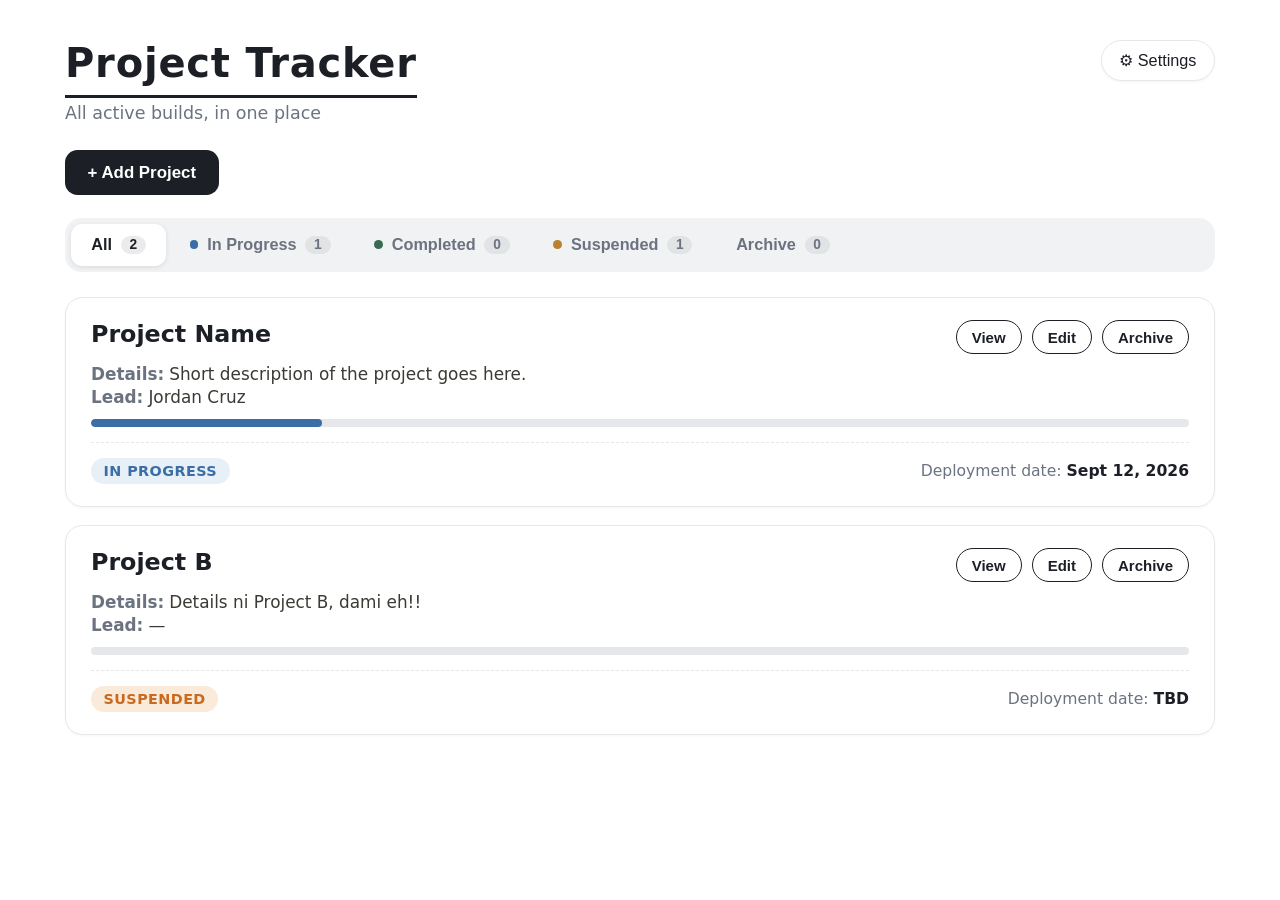
<file: index.html>
<!DOCTYPE html>
<html lang="en">
<head>
<meta charset="UTF-8">
<meta name="viewport" content="width=device-width, initial-scale=1.0">
<title>Project Tracker</title>
<link rel="stylesheet" href="style.css">
</head>
<body>
<div class="wrap">

  <!-- ===================== HOME SCREEN ===================== -->
  <div class="screen active" id="screen-home">
    <header>
      <div>
        <h1>Project Tracker</h1>
        <p class="subtitle">All active builds, in one place</p>
      </div>
      <div class="settings-wrap">
        <button class="settings-btn" id="settings-btn">⚙ Settings</button>
      </div>
    </header>

    <div class="action-row">
      <button class="btn btn-primary" id="add-project-btn">+ Add Project</button>
    </div>

    <div class="home-tabs" id="home-tabs"></div>

    <div id="project-card-list"></div>
  </div>

  <!-- ===================== PROJECT DETAIL SCREEN ===================== -->
  <div class="screen" id="screen-detail">
    <button class="btn-ghost" id="back-to-home">← Back to projects</button>

    <div class="archived-banner" id="archived-banner" style="display:none;">
      🗄 This project is archived — read-only. <button class="link-btn" id="restore-from-detail-btn">↩ Restore</button>
    </div>

    <div class="detail-header">
      <div class="detail-header-left">
        <div class="detail-title" id="detail-title">Project Name</div>
        <p class="detail-details" id="detail-details">Project description</p>
        <p class="detail-sub" id="detail-sub">Lead • Status</p>
      </div>
      <div class="detail-header-right">
        <div class="detail-rate">
          <span class="detail-rate-value" id="detail-rate-value">0%</span>
          <span class="detail-meta-label">Overall Progress</span>
        </div>
        <div class="detail-launch">
          <span class="detail-launch-value" id="detail-launch-value">—</span>
          <span class="detail-meta-label">Deployment Date</span>
        </div>
      </div>
    </div>

    <div class="tab-bar">
      <div class="tab active" data-tab="task">Task</div>
      <div class="tab" data-tab="dashboard">Dashboard</div>
      <div class="tab" data-tab="calendar">Calendar</div>
    </div>

    <!-- TASK PANEL -->
    <div class="panel active" id="panel-task">
      <div class="task-panel-head">
        <button class="btn btn-primary" id="add-task-btn">+ Add Task</button>
      </div>
      <div id="task-groups"></div>
    </div>

    <!-- DASHBOARD PANEL -->
    <div class="panel" id="panel-dashboard">
      <div id="dashboard-content"></div>
    </div>

    <!-- CALENDAR PANEL -->
    <div class="panel" id="panel-calendar">
      <div class="dash-block">
        <div class="cal-nav">
          <button class="cal-nav-btn" id="cal-prev">‹</button>
          <span class="cal-month-label" id="cal-month-label"></span>
          <button class="cal-nav-btn" id="cal-next">›</button>
        </div>
        <div class="cal-legend">
          <span><span class="legend-swatch swatch-inprogress"></span>In Progress</span>
          <span><span class="legend-swatch swatch-completed"></span>Completed</span>
          <span><span class="legend-swatch swatch-overdue"></span>Overdue</span>
        </div>
        <div class="cal-grid" id="cal-grid"></div>
      </div>
    </div>
  </div>

</div>

<!-- ===================== TASK MODAL ===================== -->
<div class="modal-overlay" id="task-modal-overlay">
  <div class="modal">
    <div class="modal-top">
      <h3 class="modal-top-title" id="modal-title">New Task</h3>
    </div>

    <div class="modal-body">
      <div class="field">
        <label>Task Name<span class="req">*</span></label>
        <input type="text" id="f-name" placeholder="e.g. Draft wireframes" autocomplete="off">
      </div>

      <div class="field-row">
        <div class="field">
          <label>Priority<span class="req">*</span></label>
          <select id="f-priority">
            <option value="high">High</option>
            <option value="medium" selected>Medium</option>
            <option value="low">Low</option>
          </select>
        </div>
        <div class="field">
          <label>Category<span class="req">*</span></label>
          <select id="f-category">
            <!-- options are generated from categoryMeta in script.js so the emoji here always matches the rest of the app -->
          </select>
        </div>
      </div>

      <hr class="divider">

      <div class="field">
        <label>Assigned To</label>
        <input type="text" id="f-assignee" placeholder="Name" autocomplete="off">
      </div>

      <div class="field-row">
        <div class="field">
          <label>Start Date</label>
          <input type="date" id="f-start">
        </div>
        <div class="field">
          <label>Deadline</label>
          <input type="date" id="f-deadline">
        </div>
        <div class="field">
          <label>Repeat</label>
          <select id="f-repeat">
            <option value="none" selected>None</option>
            <option value="daily">Daily</option>
            <option value="weekly">Weekly</option>
            <option value="monthly">Monthly</option>
          </select>
        </div>
      </div>

      <div class="field" id="repeat-until-wrap" style="display:none;">
        <label id="repeat-until-label">Repeat Until</label>
        <input type="date" id="f-repeat-until">
        <p class="field-hint" id="repeat-until-hint"></p>
      </div>

      <div class="field-row">
        <div class="field">
          <label>Status</label>
          <select id="f-status">
            <option value="inprogress" selected>In Progress</option>
            <option value="completed">Completed</option>
          </select>
        </div>
        <div class="field">
          <label>Progress (<span id="f-progress-val">0</span>%)</label>
          <div class="progress-track" style="margin-top:8px;"><div class="progress-fill" id="f-progress-bar-fill" style="width:0%"></div></div>
        </div>
      </div>

      <hr class="divider">

      <div class="subtask-block">
        <div class="subtask-header">+ Subtasks</div>
        <div class="subtask-body">
          <div id="subtask-list"></div>
          <div class="empty-note" id="subtask-empty">No subtask</div>
          <button class="add-line-btn" id="add-subtask-btn">+ Add Subtask</button>
        </div>
      </div>

      <div class="field">
        <label>Remarks</label>
        <ul class="remarks-log" id="remarks-log"></ul>
        <div class="empty-note" id="remarks-empty">No remarks yet</div>
        <div class="remarks-add-row">
          <input type="text" id="f-remarks-new" placeholder="Add a remark..." autocomplete="off">
          <button class="btn btn-outline" id="add-remark-btn" type="button">+ Add</button>
        </div>
      </div>
    </div>

    <div class="modal-footer">
      <div class="modal-footer-right">
        <button class="btn btn-cancel" id="modal-cancel-btn">Cancel</button>
        <button class="btn btn-submit" id="modal-submit-btn">Submit</button>
      </div>
    </div>
  </div>
</div>

<div class="modal-overlay" id="project-modal-overlay">
  <div class="modal">
    <div class="modal-top">
      <h3 class="modal-top-title" id="pm-title">New Project</h3>
      <div class="modal-top-actions" id="pm-edit-actions" style="display:none;">
        <button class="link-btn" id="pm-archive-btn">🗄 Archive</button>
        <button class="link-btn danger" id="pm-delete-btn"><svg class="trash-icon" viewBox="0 0 24 24" width="14" height="14" fill="none" stroke="currentColor" stroke-width="2" stroke-linecap="round" stroke-linejoin="round"><path d="M4 7h16"/><path d="M9 7V4a1 1 0 0 1 1-1h4a1 1 0 0 1 1 1v3"/><path d="M6 7l1 12a2 2 0 0 0 2 2h6a2 2 0 0 0 2-2l1-12"/><path d="M10 11v6"/><path d="M14 11v6"/></svg> Delete</button>
      </div>
    </div>

    <div class="modal-body">
      <div class="field">
        <label>Project Name<span class="req">*</span></label>
        <input type="text" id="pm-name" placeholder="e.g. Website Redesign" autocomplete="off">
      </div>

      <div class="field">
        <label>Details</label>
        <textarea id="pm-details" placeholder="Short description of the project"></textarea>
      </div>

      <div class="field-row">
        <div class="field">
          <label>Lead</label>
          <input type="text" id="pm-lead" placeholder="Name" autocomplete="off">
        </div>
        <div class="field">
          <label>Deployment Date</label>
          <input type="date" id="pm-launch">
        </div>
      </div>

      <div class="field">
        <label>Status</label>
        <select id="pm-status">
          <option value="inprogress" selected>In Progress</option>
          <option value="suspended">Suspended</option>
          <option value="completed">Completed</option>
        </select>
      </div>
    </div>

    <div class="modal-footer">
      <button class="btn btn-cancel" id="pm-cancel-btn">Cancel</button>
      <button class="btn btn-submit" id="pm-submit-btn">Submit</button>
    </div>
  </div>
</div>

<!-- ===================== GENERIC CONFIRM MODAL ===================== -->
<div class="modal-overlay" id="confirm-modal-overlay">
  <div class="modal confirm-modal">
    <div class="modal-body" style="padding:24px;">
      <p class="confirm-message" id="confirm-message">Are you sure?</p>
    </div>
    <div class="modal-footer">
      <button class="btn btn-cancel" id="confirm-cancel-btn">Cancel</button>
      <button class="btn btn-submit confirm-danger" id="confirm-ok-btn">Confirm</button>
    </div>
  </div>
</div>

<!-- ===================== CALENDAR DAY-DETAIL MODAL ===================== -->
<div class="modal-overlay" id="day-modal-overlay">
  <div class="modal">
    <div class="modal-top">
      <h3 class="modal-top-title" id="day-modal-title">Tasks</h3>
    </div>
    <div class="modal-body" id="day-modal-body" style="padding-bottom:20px;"></div>
    <div class="modal-footer">
      <button class="btn btn-cancel" id="day-modal-close-btn">Close</button>
    </div>
  </div>
</div>

<script src="script.js"></script>
</body>
</html>
</file>
<file: style.css>
:root{
    --ink:#1c1f26;
    --paper:#ffffff;
    --card:#ffffff;
    --line:#e5e7eb;
    --accent:#3a6b52;
    --accent-soft:#e7efe9;
    --amber:#b9822f;
    --amber-soft:#f7ecd9;
    --red:#970a0a;
    --red-soft:#f7e7e2;
    --muted:#6b7280;
    --blue:#3b6ea5;
    --blue-soft:#e7eff7;
    --orange:#c96a1f;
    --orange-soft:#faead9;
    --slate:#5b6b7d;
    --slate-soft:#e9edf1;
    --radius:14px;
    font-family: 'Segoe UI', system-ui, sans-serif;
  }
  *{box-sizing:border-box;}
  body{
    margin:0;
    background:var(--paper);
    color:var(--ink);
    padding:32px 20px 80px;
    /* Reminder: whole app scaled up ~125% for readability */
    zoom:1.25;
  }
  .wrap{max-width:920px;margin:0 auto;}
  .screen{display:none;}
  .screen.active{display:block;}

  /* HEADER */
  header{
    display:flex;
    justify-content:space-between;
    align-items:flex-start;
    margin-bottom:22px;
  }
  h1{
    font-size:32px;
    letter-spacing:0.02em;
    margin:0 0 4px;
    font-weight:800;
    border-bottom:3px solid var(--ink);
    padding-bottom:7px;
    display:inline-block;
  }
  .subtitle{color:var(--muted);font-size:14px;margin:0;}
  .settings-wrap{position:relative;}
  .settings-btn{
    display:flex;align-items:center;gap:6px;
    background:var(--card);
    border:1px solid var(--line);
    padding:8px 14px;
    border-radius:999px;
    font-size:13px;
    cursor:pointer;
    color:var(--ink);
    box-shadow:0 1px 2px rgba(0,0,0,0.04);
  }
  .settings-btn:hover{background:var(--accent-soft);}
  .settings-btn:disabled{cursor:not-allowed;opacity:0.55;}
  .settings-btn:disabled:hover{background:var(--card);}
  .settings-menu{
    display:none;
    position:absolute;right:0;top:calc(100% + 6px);
    background:#fff;
    border:1px solid var(--line);
    border-radius:12px;
    box-shadow:0 8px 24px rgba(0,0,0,0.14);
    z-index:30;
    min-width:190px;
    overflow:hidden;
  }
  .settings-menu.open{display:block;}
  .settings-menu button{
    display:flex;align-items:center;gap:8px;width:100%;text-align:left;
    padding:11px 14px;
    background:none;border:none;
    font-size:13px;font-weight:600;
    color:var(--ink);
    cursor:pointer;
  }
  .settings-menu button:hover{background:var(--paper);}
  .settings-menu button.danger{color:var(--red);}
  .settings-menu button.danger:hover{background:var(--red-soft);}
  .settings-menu-divider{height:1px;background:var(--line);margin:4px 0;}

  /* ACTION ROW */
  .action-row{
    display:flex;
    gap:10px;
    margin-bottom:18px;
    align-items:center;
  }
  .btn{
    border:none;
    border-radius:10px;
    padding:10px 18px;
    font-size:13.5px;
    font-weight:600;
    cursor:pointer;
    transition:transform .1s ease, box-shadow .1s ease;
  }
  .btn:active{transform:scale(0.97);}
  .btn-primary{background:var(--ink);color:#fff;}
  .btn-primary:hover{background:#000;}
  .btn-outline{background:transparent;border:1px solid var(--ink);color:var(--ink);}
  .btn-outline:hover{background:#fff;}
  .btn-ghost{background:transparent;border:none;color:var(--ink);font-weight:600;cursor:pointer;font-size:13.5px;display:flex;align-items:center;gap:6px;padding:6px 0;}
  .btn-ghost:hover{color:var(--accent);}

  /* PROJECT CARDS */
  .project-card{
    background:var(--card);
    border:1px solid var(--line);
    border-radius:var(--radius);
    padding:18px 20px;
    margin-bottom:14px;
    box-shadow:0 1px 3px rgba(0,0,0,0.03);
  }
  .project-top{
    display:flex;
    justify-content:space-between;
    align-items:flex-start;
    margin-bottom:8px;
  }
  .project-name{
    font-size:19px;
    font-weight:800;
    margin:0;
  }
  .project-actions{display:flex;gap:8px;}
  .chip-btn{
    font-size:12px;
    font-weight:600;
    padding:6px 12px;
    border-radius:999px;
    cursor:pointer;
    border:1px solid var(--line);
    background:#fff;
  }
  .chip-btn.view,
  .chip-btn.edit,
  .chip-btn.archive,
  .chip-btn.delete{border-color:var(--ink);color:var(--ink);}
  .chip-btn.view:hover,
  .chip-btn.edit:hover,
  .chip-btn.archive:hover,
  .chip-btn.delete:hover{background:#f1f2f4;}

  .project-detail{
    font-size:13.5px;
    color:#3c3a34;
    margin:2px 0;
  }
  .project-detail .label{color:var(--muted);font-weight:600;margin-right:4px;}

  .project-meta{
    display:flex;
    justify-content:space-between;
    align-items:center;
    margin-top:12px;
    padding-top:12px;
    border-top:1px dashed var(--line);
  }
  .status-pill{
    font-size:11.5px;
    font-weight:700;
    text-transform:uppercase;
    letter-spacing:0.03em;
    padding:4px 10px;
    border-radius:999px;
  }
  .status-pill.status-inprogress{background:var(--blue-soft);color:var(--blue);}
  .status-pill.status-suspended{background:var(--orange-soft);color:var(--orange);}
  .status-pill.status-overdue{background:var(--red-soft);color:var(--red);}
  .status-pill.status-completed{background:var(--accent-soft);color:var(--accent);}

  .launch-date{font-size:12.5px;color:var(--muted);}
  .launch-date-value{color:var(--ink);font-weight:700;}

  .progress-track{
    height:6px;
    background:#e5e7eb;
    border-radius:99px;
    overflow:hidden;
    margin-top:10px;
  }
  .progress-fill{
    height:100%;
    background:var(--accent);
    border-radius:99px;
  }

  /* PROJECT DETAIL HEADER */
  .detail-header{
    display:flex;justify-content:space-between;align-items:flex-start;
    gap:16px;flex-wrap:wrap;margin-bottom:6px;
  }
  .detail-title{
    font-size:26px;
    font-weight:800;
    margin:8px 0 2px;
  }
  .detail-details{color:var(--ink);font-size:13.5px;margin:0 0 8px;max-width:520px;line-height:1.5;}
  .detail-sub{color:var(--muted);font-size:14px;margin:0 0 18px;}
  .status-text{font-weight:700;}
  .status-text-inprogress{color:var(--blue);}
  .status-text-completed{color:var(--accent);}
  .status-text-suspended{color:var(--orange);}
  .detail-header-right{display:flex;gap:24px;align-items:center;margin-top:10px;}
  .detail-rate,.detail-launch{display:flex;flex-direction:column;align-items:flex-end;gap:2px;}
  .detail-rate-value{font-size:22px;font-weight:800;color:var(--accent);}
  .detail-launch-value {font-size:22px;font-weight:800;color:var(--accent);color: black;}
  .detail-meta-label{font-size:10.5px;color:var(--muted);font-weight:700;text-transform:uppercase;letter-spacing:0.03em;}

  /* TABS */
  .tab-bar{
    display:flex;
    gap:4px;
    border-bottom:2px solid var(--ink);
    margin:18px 0;
  }
  .tab{
    padding:10px 20px;
    font-size:15px;
    font-weight:700;
    cursor:pointer;
    color:var(--muted);
    border:1px solid transparent;
    border-bottom:none;
    border-radius:10px 10px 0 0;
    position:relative;
    top:2px;
  }
  .tab.active{
    color:var(--ink);
    background:var(--card);
    border-color:var(--line);
  }
  .tab:hover:not(.active){color:var(--ink);}

  .panel{display:none;}
  .panel.active{display:block;}

  .task-panel-head{
    display:flex;justify-content:flex-end;margin-bottom:12px;
  }

  /* TASK SECTIONS */
  .task-group{
    background:var(--card);
    border:1px solid var(--line);
    border-radius:var(--radius);
    margin-bottom:12px;
    overflow:hidden;
  }
  .task-group-head{
    display:flex;
    justify-content:space-between;
    align-items:center;
    padding:16px 20px;
    cursor:pointer;
  }
  .task-group-title{
    display:flex;
    align-items:center;
    gap:10px;
    font-weight:700;
    font-size:14.5px;
    letter-spacing:0.02em;
    text-transform:uppercase;
  }

  .cat-emoji{font-size:15px;line-height:1;}
  .dot{width:9px;height:9px;border-radius:50%;flex-shrink:0;display:inline-block;}

  .count-badge{
    background:var(--paper);
    border:1px solid var(--line);
    color:var(--muted);
    font-size:11.5px;
    font-weight:600;
    padding:2px 8px;
    border-radius:999px;
  }
  .chevron{
    width:22px;height:22px;
    display:flex;align-items:center;justify-content:center;
    transition:transform .18s ease;
    color:var(--muted);
  }
  .task-group.open .chevron{transform:rotate(180deg);}

  .task-group-body{
    max-height:0;
    overflow:hidden;
    transition:max-height .22s ease;
    border-top:1px solid transparent;
  }
  .task-group.open .task-group-body{
    border-top:1px solid var(--line);
  }
  .task-list{padding:10px 20px 14px;}
  .task-item{
    display:flex;
    align-items:center;
    gap:10px;
    padding:9px 0;
    font-size:13.5px;
    border-bottom:1px solid #eceef1;
    cursor:pointer;
    border-radius:6px;
  }
  .task-item:hover{background:var(--paper);}
  .task-item:last-child{border-bottom:none;}
  .task-item input[type=checkbox]{
    width:16px;height:16px;accent-color:var(--accent);cursor:pointer;
  }
  .task-item .assignee{
    margin-left:auto;
    font-size:11px;
    color:var(--muted);
    background:var(--paper);
    border-radius:999px;
    padding:2px 8px;
    flex-shrink:0;
  }
  .task-priority{
    width:7px;height:7px;border-radius:50%;flex-shrink:0;
  }
  .prio-high{background:var(--red);}
  .prio-medium{background:var(--amber);}
  .prio-low{background:var(--accent);}
  .priority-high{color:#8B0000;}
  .priority-medium{color:#B45309;}
  .priority-low{color:#228B22;}

  /* per-category header controls */
  .task-group-controls{display:flex;align-items:center;gap:8px;}
  .icon-btn{
    width:28px;height:28px;
    display:flex;align-items:center;justify-content:center;
    border:1px solid var(--line);
    background:#fff;
    border-radius:8px;
    cursor:pointer;
    font-size:13px;
    color:var(--muted);
    flex-shrink:0;
  }
  .icon-btn:hover{background:var(--paper);color:var(--ink);}
  select.filter-select{
    font-size:12px;font-weight:600;
    padding:6px 8px;
    border-radius:8px;
    border:1px solid var(--line);
    background:#fff;
    color:var(--muted);
    cursor:pointer;
  }

  /* TASK TABLE */
  .task-table-wrap{overflow-x:auto;}
  .task-table{width:100%;border-collapse:collapse;table-layout:fixed;min-width:680px;}
  /* fixed column widths (same set on every category table) so all the
     per-category tables line up with one another instead of each auto-sizing
     to its own content */
  .task-table th:nth-child(1), .task-table td:nth-child(1){width:27%;}
  .task-table th:nth-child(2), .task-table td:nth-child(2){width:13%;}
  .task-table th:nth-child(3), .task-table td:nth-child(3){width:8%;}
  .task-table th:nth-child(4), .task-table td:nth-child(4){width:10%;}
  .task-table th:nth-child(5), .task-table td:nth-child(5){width:10%;}
  .task-table th:nth-child(6), .task-table td:nth-child(6){width:14%;}
  .task-table th:nth-child(7), .task-table td:nth-child(7){width:13%;}
  .task-table th:nth-child(8), .task-table td:nth-child(8){width:5%;}
  .task-table th{
    text-align:left;
    font-size:10.5px;
    font-weight:700;
    text-transform:uppercase;
    letter-spacing:0.03em;
    color:var(--muted);
    padding:8px 12px 8px;
    border-bottom:1px solid var(--line);
    overflow:hidden;text-overflow:ellipsis;white-space:nowrap;
  }
  .task-table td{
    padding:12px 12px;
    font-size:13.5px;
    border-bottom:1px solid #eceef1;
    vertical-align:middle;
    overflow:hidden;
  }
  .task-table th:nth-child(3),
  .task table td:nth-child(3) {
    white-space: normal;
    overflow: visible;
    text-overflow: clip;
}
  .task-table td:first-child{overflow:visible;vertical-align:top;}
  .task-table tbody tr{cursor:pointer;}
  .task-table tbody tr:hover{background:var(--paper);}
  .task-table tbody tr:last-child td{border-bottom:none;}
  .task-name-cell{font-weight:600;}
  .task-name-cell .task-priority{display:inline-block;vertical-align:middle;margin-right:8px;margin-bottom:2px;}
  .task-name-cell span:last-child{display:inline;white-space:normal;overflow-wrap:anywhere;word-break:break-word;line-height:1.4;}
  .status-badge{
    font-size:11px;font-weight:700;padding:3px 9px;border-radius:999px;
    text-transform:capitalize;white-space:nowrap;
  }
  .status-badge.status-inprogress{background:var(--blue-soft);color:var(--blue);}
  .status-badge.status-completed{background:var(--accent-soft);color:var(--accent);}
  .status-badge.status-todo{background:var(--slate-soft);color:var(--slate);}
  .repeat-badge{
    display:inline-flex;align-items:center;justify-content:center;
    font-size:10px;font-weight:700;padding:2px 6px;border-radius:999px;
    background:var(--slate-soft);color:var(--slate);white-space:nowrap;margin-top:4px;
    letter-spacing:0.2px;cursor:default;
  }
  .remarks-cell{
    max-width:140px;
    overflow:hidden;text-overflow:ellipsis;white-space:nowrap;
    color:var(--muted);
    font-size:12.5px;
  }
  .progress-cell{display:flex;align-items:center;gap:8px;min-width:90px;}
  .progress-mini-track{flex:1;height:6px;background:#e5e7eb;border-radius:99px;overflow:hidden;}
  .progress-mini-fill{height:100%;background:var(--accent);border-radius:99px;}
  .progress-mini-text{font-size:11px;color:var(--muted);font-weight:600;flex-shrink:0;}

  .row-actions{position:relative;}
  .row-menu-btn{
    width:26px;height:26px;border:none;background:none;cursor:pointer;
    color:var(--muted);font-size:15px;border-radius:6px;
  }
  .row-menu-btn:hover{background:var(--paper);color:var(--ink);}
  .row-menu{
    display:none;
    position:absolute;right:0;top:30px;
    background:#fff;
    border:1px solid var(--line);
    border-radius:10px;
    box-shadow:0 8px 24px rgba(0,0,0,0.12);
    z-index:20;
    min-width:170px;
    overflow:hidden;
  }
  .row-menu.open{display:block;}
  .row-menu button{
    display:block;width:100%;text-align:left;
    padding:10px 14px;
    background:none;border:none;
    font-size:12.5px;font-weight:600;
    color:var(--ink);
    cursor:pointer;
  }
  .row-menu button:hover{background:var(--paper);}

  /* CALENDAR / DASHBOARD placeholders */
  .placeholder{
    background:var(--card);
    border:1px dashed var(--line);
    border-radius:var(--radius);
    padding:50px 20px;
    text-align:center;
    color:var(--muted);
    font-size:13.5px;
  }

  /* MODAL */
  .modal-overlay{
    display:none;
    position:fixed;inset:0;
    background:rgba(28,31,38,0.45);
    z-index:100;
    align-items:flex-start;
    justify-content:center;
    padding:40px 16px;
    overflow-y:auto;
  }
  .modal-overlay.active{display:flex;}
  .modal{
    background:var(--card);
    border-radius:18px;
    width:100%;
    max-width:560px;
    padding:0;
    box-shadow:0 20px 50px rgba(0,0,0,0.25);
  }
  .modal-top{
    display:flex;
    justify-content:space-between;
    align-items:center;
    padding:20px 24px;
    border-bottom:1px solid var(--line);
  }
  .modal-top-title{font-size:16px;font-weight:700;margin:0;}
  .modal-top-actions{display:flex;gap:14px;}
  .link-btn{
    background:none;border:none;cursor:pointer;
    font-size:12.5px;font-weight:600;color:var(--muted);
    display:flex;align-items:center;gap:4px;
  }
  .link-btn:hover{color:var(--ink);}
  .link-btn.danger:hover{color:var(--red);}
  .modal-body{padding:22px 24px 6px;}

  .field{margin-bottom:18px;}
  .field-row{display:flex;gap:16px;}
  .field-row .field{flex:1;}
  label{
    display:block;
    font-size:13px;
    font-weight:700;
    margin-bottom:7px;
  }
  label .req{color:var(--red);margin-left:2px;}
  input[type=text], input[type=date], input[type=month], select, textarea{
    width:100%;
    padding:10px 12px;
    border:1px solid var(--line);
    border-radius:9px;
    font-size:13.5px;
    font-family:inherit;
    color:var(--ink);
    background:#fff;
  }
  input[type=text]:focus, input[type=date]:focus, input[type=month]:focus, select:focus, textarea:focus{
    outline:none;border-color:var(--accent);
  }
  .field-hint{
    margin:6px 2px 0;
    font-size:11.5px;
    color:var(--muted);
  }
  textarea{resize:vertical;min-height:64px;}
  input[type=range]:disabled{opacity:0.55;cursor:not-allowed;}

  hr.divider{border:none;border-top:1px dashed var(--line);margin:6px 0 18px;}

  .subtask-block{
    border:1px solid var(--line);
    border-radius:10px;
    overflow:hidden;
    margin-bottom:16px;
  }
  .subtask-header{
    display:flex;align-items:center;gap:8px;
    padding:10px 14px;
    font-size:13px;
    font-weight:700;
    background:var(--paper);
    cursor:pointer;
  }
  .subtask-body{padding:6px 14px 12px;}
  .subtask-row{
    display:flex;align-items:center;gap:8px;
    padding:6px 0;
    font-size:13px;
  }
  .subtask-row input[type=text]{flex:1;padding:7px 10px;font-size:13px;}
  .subtask-row .remove-x{
    cursor:pointer;color:var(--muted);font-size:15px;width:20px;text-align:center;
  }
  .subtask-row .remove-x:hover{color:var(--red);}
  .empty-note{color:var(--muted);font-size:12.5px;padding:4px 0;}
  .add-line-btn{
    background:none;border:none;color:var(--accent);font-weight:700;font-size:12.5px;cursor:pointer;
    display:flex;align-items:center;gap:5px;padding:4px 0;
  }

  .modal-footer{
    display:flex;justify-content:flex-end;align-items:center;gap:10px;
    padding:18px 24px 24px;
  }
  .modal-footer-right{display:flex;gap:10px;margin-left:auto;}
  .btn-cancel{background:transparent;border:1px solid var(--line);color:var(--muted);}
  .btn-cancel:hover{background:var(--paper);}
  .btn-submit{background:var(--accent);color:#fff;}
  .btn-submit:hover{background:#2f5a44;}
  .btn-delete{background:transparent;border:1px solid var(--red);color:var(--red);}
  .btn-delete:hover{background:var(--red-soft);}

  /* task modal status field: colored to match the two allowed states */
  #f-status.status-select-inprogress{color:var(--blue);border-color:var(--blue);font-weight:700;}
  #f-status.status-select-completed{color:var(--accent);border-color:var(--accent);font-weight:700;}

  /* ===================== DASHBOARD ===================== */
  .dash-block{
    background:var(--card);
    border:1px solid var(--line);
    border-radius:var(--radius);
    padding:20px 22px;
    margin-bottom:16px;
  }
  .dash-block-title{
    font-size:13px;
    font-weight:700;
    text-transform:uppercase;
    letter-spacing:0.04em;
    color:var(--muted);
    margin:0 0 16px;
  }

  .pie-row{
    display:flex;
    gap:16px;
    flex-wrap:wrap;
    align-items:stretch;
  }
  
  .pie-card{
    flex:1;
    min-width:110px;
    display:flex;
    flex-direction:column;
    align-items:flex-start;
    gap:10px;
    padding:14px 10px;
    border:1px solid var(--line);
    border-radius:12px;
    background:var(--paper);
  }
  .pie-card-ring-wrap{width:100%;display:flex;justify-content:center;}
  .pie-ring{
    width:76px;height:76px;
    border-radius:50%;
    display:flex;align-items:center;justify-content:center;
    position:relative;
  }
  .pie-ring::after{
    content:'';
    position:absolute;
    width:46px;height:46px;
    border-radius:50%;
    background:var(--paper);
  }
  .pie-count{
    position:relative;
    z-index:1;
    font-size:16px;
    font-weight:800;
  }
  .pie-label{font-size:12px;font-weight:700;text-align:left;}
  .pie-sublabel{font-size:10.5px;font-weight:600;color:var(--muted);text-align:center;}

  .gantt-legend{
    display:flex;gap:16px;margin-bottom:14px;flex-wrap:wrap;
  }
  .gantt-legend span{
    display:flex;align-items:center;gap:6px;font-size:12px;color:var(--muted);font-weight:600;
  }
  .legend-swatch{width:12px;height:12px;border-radius:3px;flex-shrink:0;}
  .swatch-completed{background:var(--accent);}
  .swatch-inprogress{background:var(--blue);}
  .swatch-todo{background:var(--slate);}
  .swatch-overdue{background:#9e2c15;}

  .gantt-wrap{overflow-x:hidden;width:100%;}

  /* fixed 31-column gantt grid: header + one row per task, each task bar is
     a single continuous grid item (no per-day seams). Columns are fluid
     (fr-based) so the whole grid always fits the container width — never
     scrolls, just gets narrower/more cramped on smaller screens. */
  .gantt-grid-head-row,.gantt-grid-row{display:flex;align-items:center;gap:0;width:100%;}
  .gantt-grid-head-row{padding-bottom:6px;border-bottom:1px solid var(--line);margin-bottom:8px;}
  .gantt-grid-rows{display:flex;flex-direction:column;gap:14px;width:100%;}
  .gantt-grid-taskname{
    width:130px;flex-shrink:0;font-size:12px;font-weight:600;line-height:1.3;
    white-space:normal;word-break:break-word;padding-right:8px;
    display:-webkit-box;-webkit-line-clamp:2;-webkit-box-orient:vertical;overflow:hidden;
  }
  .gantt-grid-track-head{display:grid;flex:1;min-width:0;}
  .gantt-grid-head-cell{font-size:9px;color:var(--muted);font-weight:700;text-align:center;overflow:hidden;}
  .gantt-grid-head-cell.disabled{color:transparent;}
  .gantt-grid-track{
    display:grid;position:relative;height:22px;flex:1;min-width:0;
    background-image:repeating-linear-gradient(to right, #eceef1 0, #eceef1 1px, transparent 1px, transparent calc(100%/31));
  }
  .gantt-grid-bar{
    grid-row:1;align-self:center;height:14px;border-radius:0;
    box-shadow:0 1px 2px rgba(0,0,0,0.08);
  }
  .gantt-grid-invalid{
    grid-row:1;align-self:stretch;
    background-image:repeating-linear-gradient(-45deg, #f1f2f4 0, #f1f2f4 4px, transparent 4px, transparent 8px);
  }

  .employee-rows{display:flex;flex-direction:column;gap:14px;position:relative;z-index:1;}
  .employee-row{display:flex;align-items:center;gap:14px;}
  .employee-name{width:100px;flex-shrink:0;font-size:13px;font-weight:700;}
  .employee-track{flex:1;height:16px;display:flex;background:var(--paper);border-radius:0;overflow:hidden;border:1px solid var(--line);}
  .employee-seg{height:100%;}

  /* x/y-axis chart scaffolding for the workload block */
  .employee-rows-wrap{position:relative;}
  .employee-gridlines{position:absolute;top:0;bottom:0;left:114px;right:0;z-index:0;}
  .employee-gridline{position:absolute;top:0;bottom:0;width:1px;background:var(--line);}
  .employee-axis-row{display:flex;align-items:center;gap:14px;margin-top:4px;}
  .employee-axis-spacer{width:100px;flex-shrink:0;}
  .employee-axis-endspacer{width:0;flex-shrink:0;}
  .employee-axis-track{flex:1;position:relative;height:20px;}
  .employee-axis-line{position:absolute;top:0;left:0;right:0;height:1px;background:var(--ink);}
  .employee-axis-tick{
    position:absolute;top:6px;transform:translateX(-50%);
    font-size:10.5px;color:var(--muted);font-weight:700;
  }
  .employee-axis-caption{
    text-align:center;font-size:10.5px;color:var(--muted);font-weight:700;
    text-transform:uppercase;letter-spacing:0.03em;margin-top:6px;
  }

  .dash-table{width:100%;border-collapse:collapse;}
  .dash-table th{
    text-align:left;font-size:11px;color:var(--muted);text-transform:uppercase;letter-spacing:0.03em;
    padding:0 10px 8px;border-bottom:1px solid var(--line);font-weight:700;
    cursor:pointer;user-select:none;white-space:nowrap;
  }
  .dash-table th:hover{color:var(--ink);}
  .dash-table th .sort-arrow{font-size:9px;margin-left:3px;opacity:0.6;}
  .dash-table td{
    padding:10px 10px;font-size:13px;border-bottom:1px solid #eceef1;
  }
  .dash-table tr:last-child td{border-bottom:none;}
  .date-cell{white-space:nowrap;}
  .overdue-days{color:#9e2c15;font-weight:700;font-size:12px;white-space:nowrap;}
  .progress-mini{
    display:inline-block;font-size:11.5px;font-weight:700;color:var(--accent);
    background:var(--accent-soft);padding:2px 8px;border-radius:999px;
  }
  .dash-two-col{display:flex;gap:16px;flex-wrap:wrap;}
  .dash-two-col > .dash-block{flex:1;min-width:280px;}

  /* pagination */
  .pager{display:flex;align-items:center;justify-content:flex-end;gap:10px;margin-top:10px;}
  .pager-btn{
    width:26px;height:26px;border:1px solid var(--line);background:#fff;border-radius:7px;
    cursor:pointer;font-size:12px;color:var(--ink);display:flex;align-items:center;justify-content:center;
  }
  .pager-btn:hover:not(:disabled){background:var(--paper);}
  .pager-btn:disabled{opacity:0.35;cursor:default;}
  .pager-info{font-size:11.5px;color:var(--muted);font-weight:600;}

  /* calendar */
  .cal-nav{display:flex;align-items:center;justify-content:space-between;margin-bottom:16px;}
  .cal-nav-btn{
    width:32px;height:32px;border:1px solid var(--line);background:#fff;border-radius:8px;
    cursor:pointer;font-size:14px;display:flex;align-items:center;justify-content:center;
  }
  .cal-nav-btn:hover{background:var(--paper);}
  .cal-month-label{font-size:16px;font-weight:800;}
  .cal-grid{display:grid;grid-template-columns:repeat(7,1fr);gap:6px;}
  .cal-dow{font-size:11px;font-weight:700;color:var(--muted);text-align:center;text-transform:uppercase;padding-bottom:4px;}
  .cal-cell{
    min-height:78px;border:1px solid var(--line);border-radius:10px;background:var(--card);
    padding:6px;display:flex;flex-direction:column;gap:4px;
    overflow:hidden;min-width:0;
  }
  .cal-cell.empty{background:transparent;border-color:transparent;}
  .cal-cell.today{border-color:var(--accent);box-shadow:0 0 0 1px var(--accent) inset;}
  .cal-daynum{font-size:12px;font-weight:700;color:var(--muted);}
  .cal-cell.today .cal-daynum{color:var(--accent);}
  .cal-task-chip{
    display:block;width:100%;max-width:100%;box-sizing:border-box;
    font-size:10px;font-weight:600;padding:2px 6px;border-radius:6px;
    background:var(--accent-soft);color:var(--accent);
    overflow:hidden;text-overflow:ellipsis;white-space:nowrap;
  }
  .cal-task-chip.chip-todo{background:var(--slate-soft);color:var(--slate);}
  .cal-task-chip.chip-inprogress{background:var(--blue-soft);color:var(--blue);}
  .cal-task-chip.chip-completed{background:var(--accent-soft);color:var(--accent);}
  .cal-task-chip.overdue-chip {position:relative;background-color:#9e2c15;color: white;}  
  .cal-more{font-size:10px;color:var(--muted);font-weight:600;}
  .cal-legend{display:flex;gap:16px;margin-bottom:14px;flex-wrap:wrap;font-size:12px;color:var(--muted);font-weight:600;}
  .cal-legend span{display:flex;align-items:center;gap:6px;}

  /* ===================== NEW / ADDED STYLES ===================== */

  /* home screen status tabs (All / In Progress / Completed / Suspended / Archive)
     — segmented-control style: soft grey track, active tab lifts onto a
     white card with a subtle shadow, each tab carries a small color dot
     that echoes its status color for quick scanning. */
  .home-tabs{
    display:flex;gap:3px;margin-bottom:20px;flex-wrap:wrap;
    background:#f1f2f4;padding:5px;border-radius:13px;border:none;
  }
  .home-tab{
    background:transparent;border:none;border-radius:9px;
    padding:9px 16px;
    font-size:13px;font-weight:700;color:var(--muted);cursor:pointer;
    display:flex;align-items:center;gap:7px;
    transition:background .15s ease,color .15s ease,box-shadow .15s ease;
  }
  .home-tab:hover:not(.active){color:var(--ink);background:rgba(255,255,255,0.6);}
  .home-tab.active{color:var(--ink);background:#fff;box-shadow:0 1px 4px rgba(0,0,0,0.1);}
  .home-tab-dot{width:7px;height:7px;border-radius:50%;flex-shrink:0;}
  .home-tab-count{
    font-weight:700;color:inherit;font-size:11px;
    background:rgba(0,0,0,0.06);padding:1px 7px;border-radius:999px;
  }
  .home-tab.active .home-tab-count{background:rgba(0,0,0,0.08);}

  /* automated progress bar states */
  .progress-fill.bar-completed{background:var(--accent);}
  .progress-fill.bar-suspended{background:var(--orange);}
  .progress-fill.bar-inprogress{background:var(--blue);}

  /* archived project read-only banner */
  .archived-banner{
    display:flex;align-items:center;gap:10px;
    background:var(--red-soft);color:var(--red);
    border:1px solid var(--red);border-radius:10px;
    padding:10px 16px;margin-bottom:14px;
    font-size:13px;font-weight:600;
  }
  .archived-banner .link-btn{color:var(--red);font-weight:700;}
  .archived-banner .link-btn:hover{color:#7a2f1f;}

  /* generic confirm modal */
  .confirm-modal{max-width:420px;}
  .confirm-message{font-size:14.5px;font-weight:600;margin:0;line-height:1.5;}
  .confirm-danger{background:var(--red);}
  .confirm-danger:hover{background:#93402e;}

  /* task table: keep deadline and assignee on one line so a long name never grows the row height or shifts other columns out of vertical-center alignment */
  .deadline-cell{overflow:visible;vertical-align:top;padding-top:12px;}
  .deadline-cell .deadline-date{white-space:nowrap;}
  .assignee-cell{
    vertical-align:middle;white-space:nowrap;overflow:hidden;text-overflow:ellipsis;max-width:140px;
  }

  /* task table: delete button replacing the old ⋮ menu */
  .delete-row-btn{
    width:28px;height:28px;border:none;background:none;cursor:pointer;
    color:var(--muted);font-size:14px;border-radius:6px;
    display:inline-flex;align-items:center;justify-content:center;
  }
  .delete-row-btn:hover{background:var(--red-soft);color:var(--red);}
  .trash-icon{vertical-align:-2px;}

  /* task table: plain, timestamped remarks (no bullet, aligned under header) */
  .remarks-cell{max-width:220px;}
  .remarks-cell-list{list-style:none;margin:0;padding:0;}
  .remarks-cell-list li{
    font-size:12px;color:var(--ink);line-height:1.5;font-weight:500;
    overflow:hidden;text-overflow:ellipsis;white-space:nowrap;max-width:100%;
  }

  /* modal: remarks log editor */
  .remarks-log{list-style:none;margin:0 0 6px;padding:0;max-height:150px;overflow-y:auto;}
  .remarks-log-item{
    display:flex;justify-content:space-between;gap:10px;
    padding:8px 0;border-bottom:1px solid #eceef1;font-size:13px;
  }
  .remarks-log-item:last-child{border-bottom:none;}
  .remarks-log-item-past{opacity:0.5;}
  .remarks-log-item-past .remarks-log-text{color:var(--muted);}
  .remarks-log-text{flex:1;}
  .remarks-log-ts{font-size:11px;color:var(--muted);font-weight:600;white-space:nowrap;flex-shrink:0;}
  .remarks-log-delete{
    border:none;background:none;cursor:pointer;color:var(--muted);
    font-size:12px;width:20px;height:20px;flex-shrink:0;border-radius:5px;
  }
  .remarks-log-delete:hover{background:var(--red-soft);color:var(--red);}
  .remarks-add-row{display:flex;gap:8px;margin-top:4px;}
  .remarks-add-row input{flex:1;}
  .remarks-add-row .btn{padding:9px 14px;font-size:12.5px;flex-shrink:0;}

  /* dashboard: hoverable donut */
  .pie-ring-hover{cursor:pointer;transition:transform .12s ease;}
  .pie-ring-hover:hover{transform:scale(1.08);}
  .pie-ring-hover{position:relative;}
  .pie-tooltip{
    position:absolute;bottom:calc(100% + 10px);left:50%;transform:translateX(-50%) translateY(4px);
    background:var(--ink);color:#fff;border-radius:10px;padding:10px 12px;
    min-width:150px;box-shadow:0 6px 16px rgba(0,0,0,0.18);
    opacity:0;pointer-events:none;transition:opacity .12s ease, transform .12s ease;
    z-index:5;
  }
  .pie-tooltip::after{
    content:'';position:absolute;top:100%;left:50%;transform:translateX(-50%);
    border:6px solid transparent;border-top-color:var(--ink);
  }
  .pie-ring-hover:hover .pie-tooltip{opacity:1;transform:translateX(-50%) translateY(0);}
  .pie-tooltip-row{
    display:flex;align-items:center;gap:6px;font-size:11.5px;font-weight:600;
    white-space:nowrap;padding:2px 0;
  }
  .pie-tooltip-val{margin-left:auto;font-weight:800;}

  /* dashboard: gantt month nav row */
  .gantt-head-row{display:flex;justify-content:space-between;align-items:center;margin-bottom:16px;flex-wrap:wrap;gap:10px;}
  .gantt-nav{margin-bottom:0;gap:10px;}
  .gantt-month-label{font-size:13px;}

  /* calendar: clickable chips / +more — both open the summarized day view */
  .cal-task-chip[data-open-day]{cursor:pointer;}
  .cal-task-chip[data-open-day]:hover{filter:brightness(0.92);}
  .cal-more{cursor:pointer;text-decoration:underline;}
  .cal-more:hover{color:var(--ink);}

  /* calendar day-detail modal */
  .day-modal-row{
    display:flex;justify-content:space-between;align-items:center;gap:12px;
    padding:10px 0;border-bottom:1px solid #eceef1;cursor:pointer;
  }
  .day-modal-row:last-child{border-bottom:none;}
  .day-modal-row:hover{background:var(--paper);}
  .day-modal-row-meta{font-size:11.5px;color:var(--muted);font-weight:600;flex-shrink:0;}
</file>
